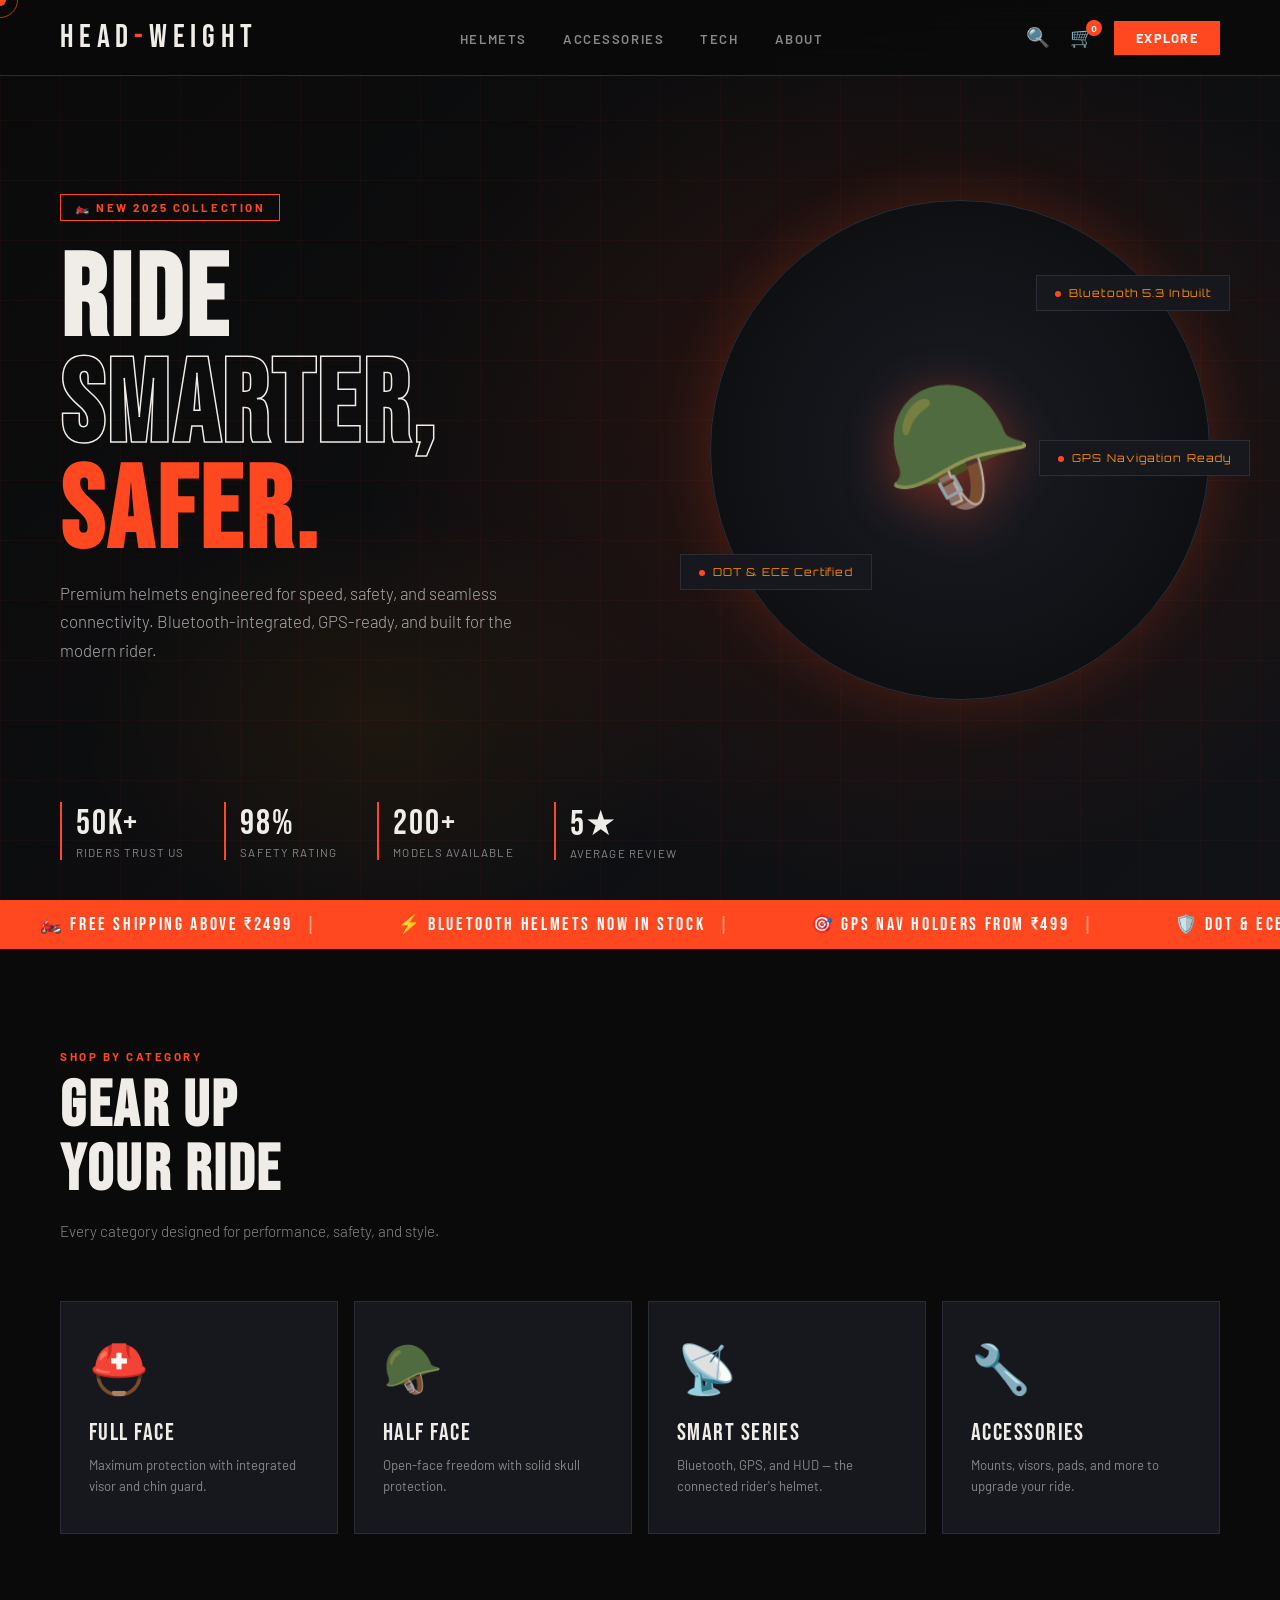
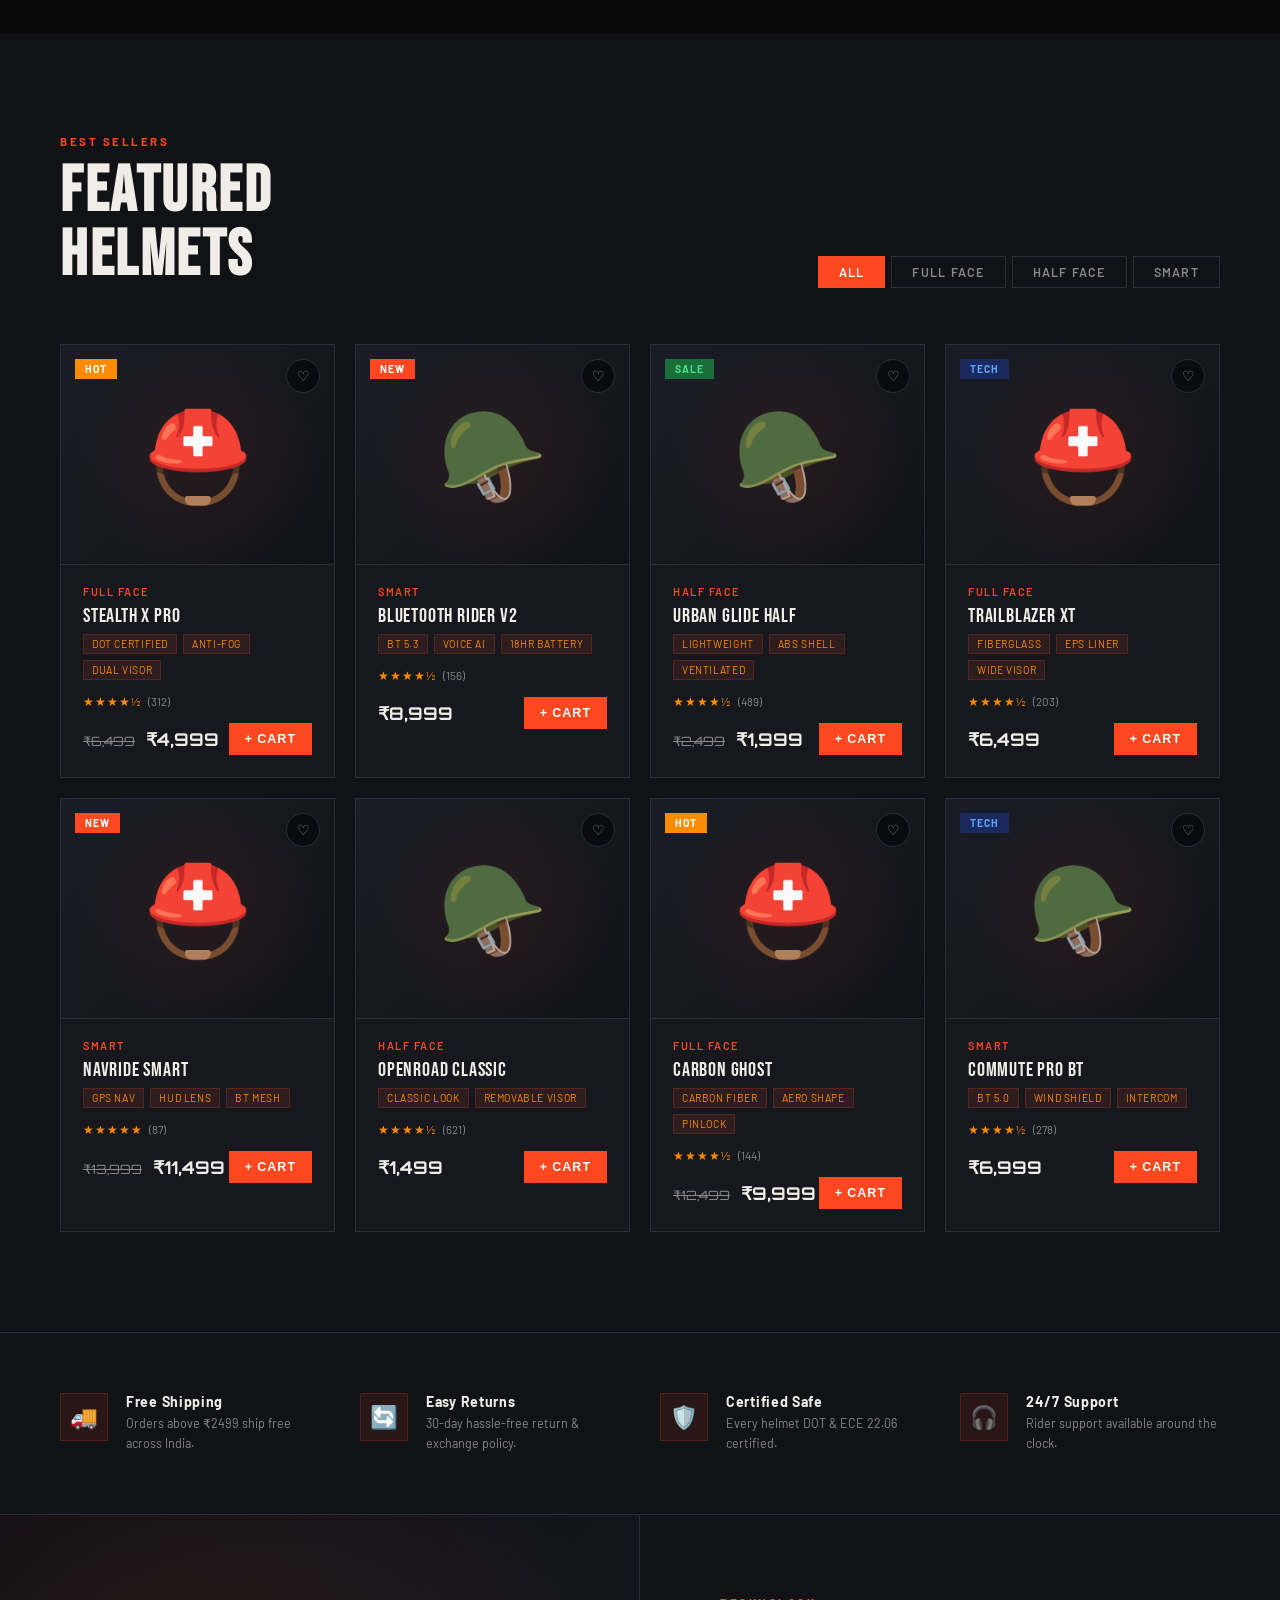
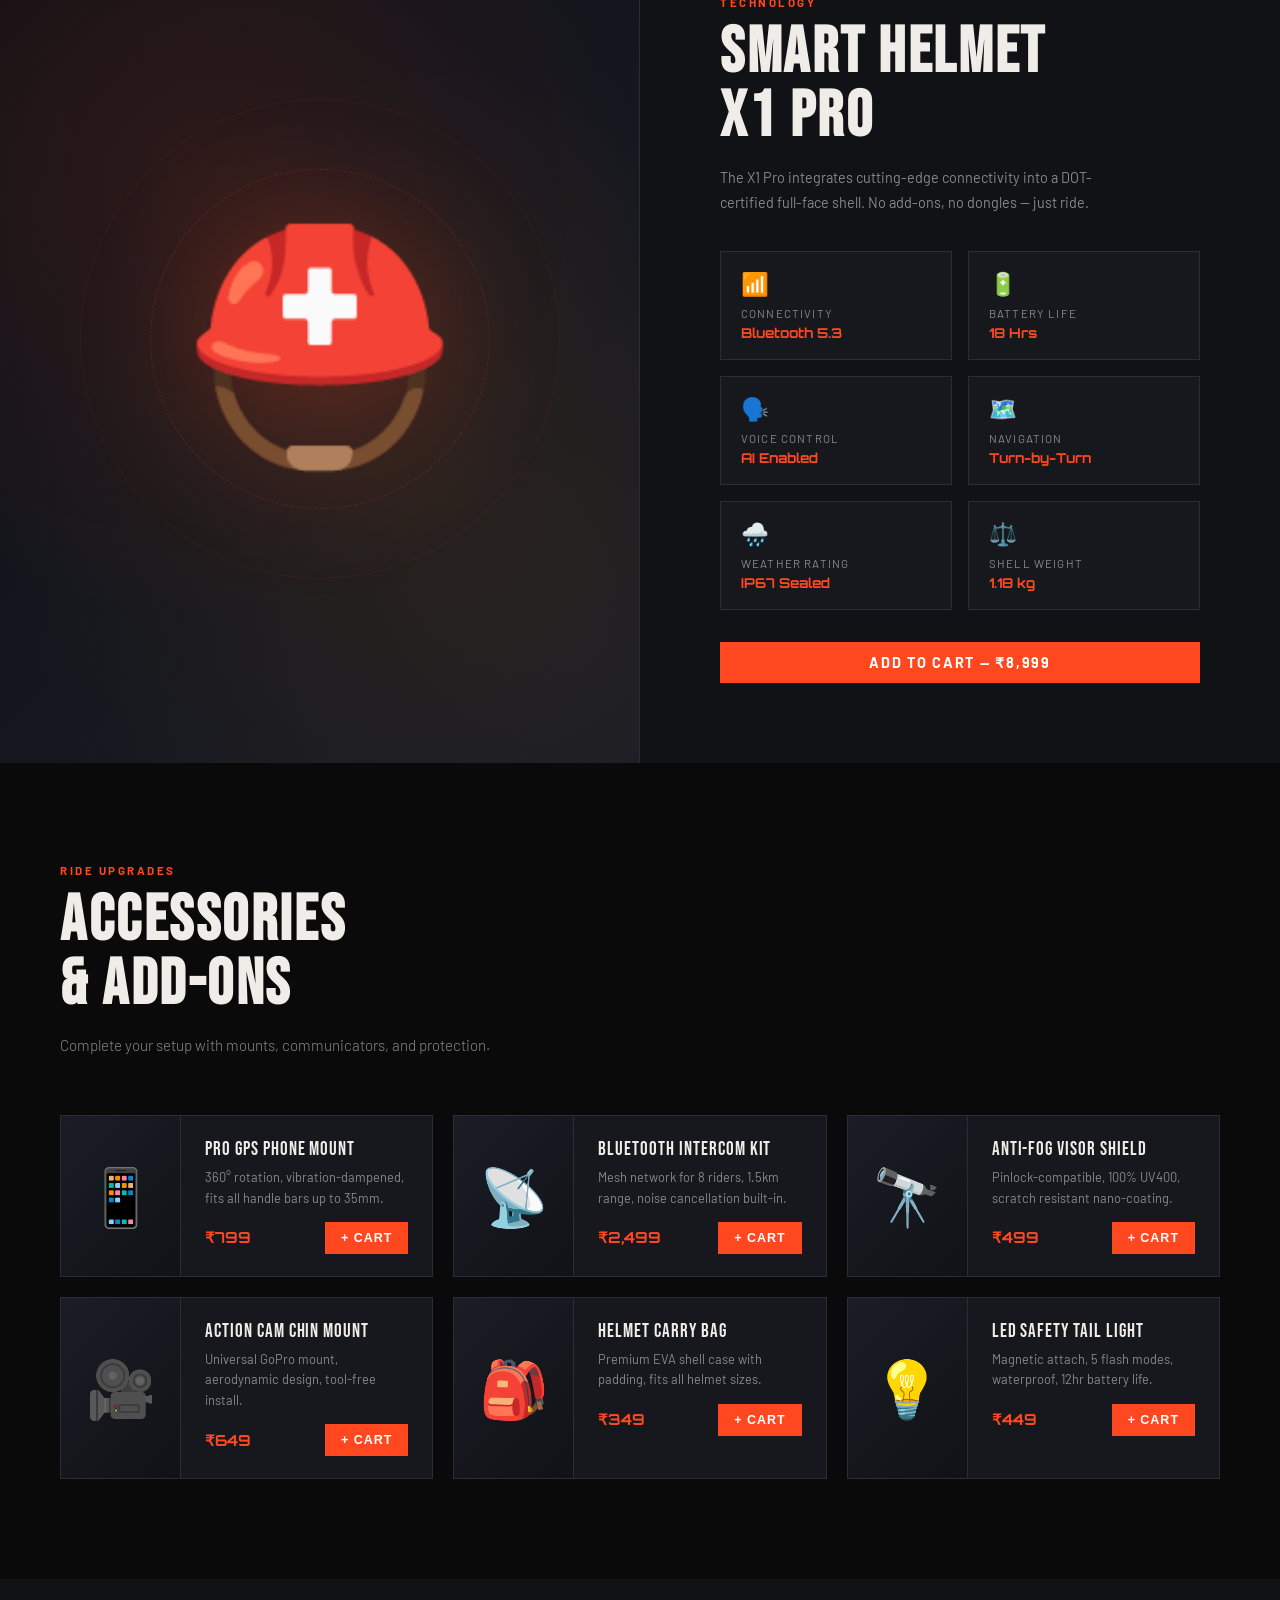
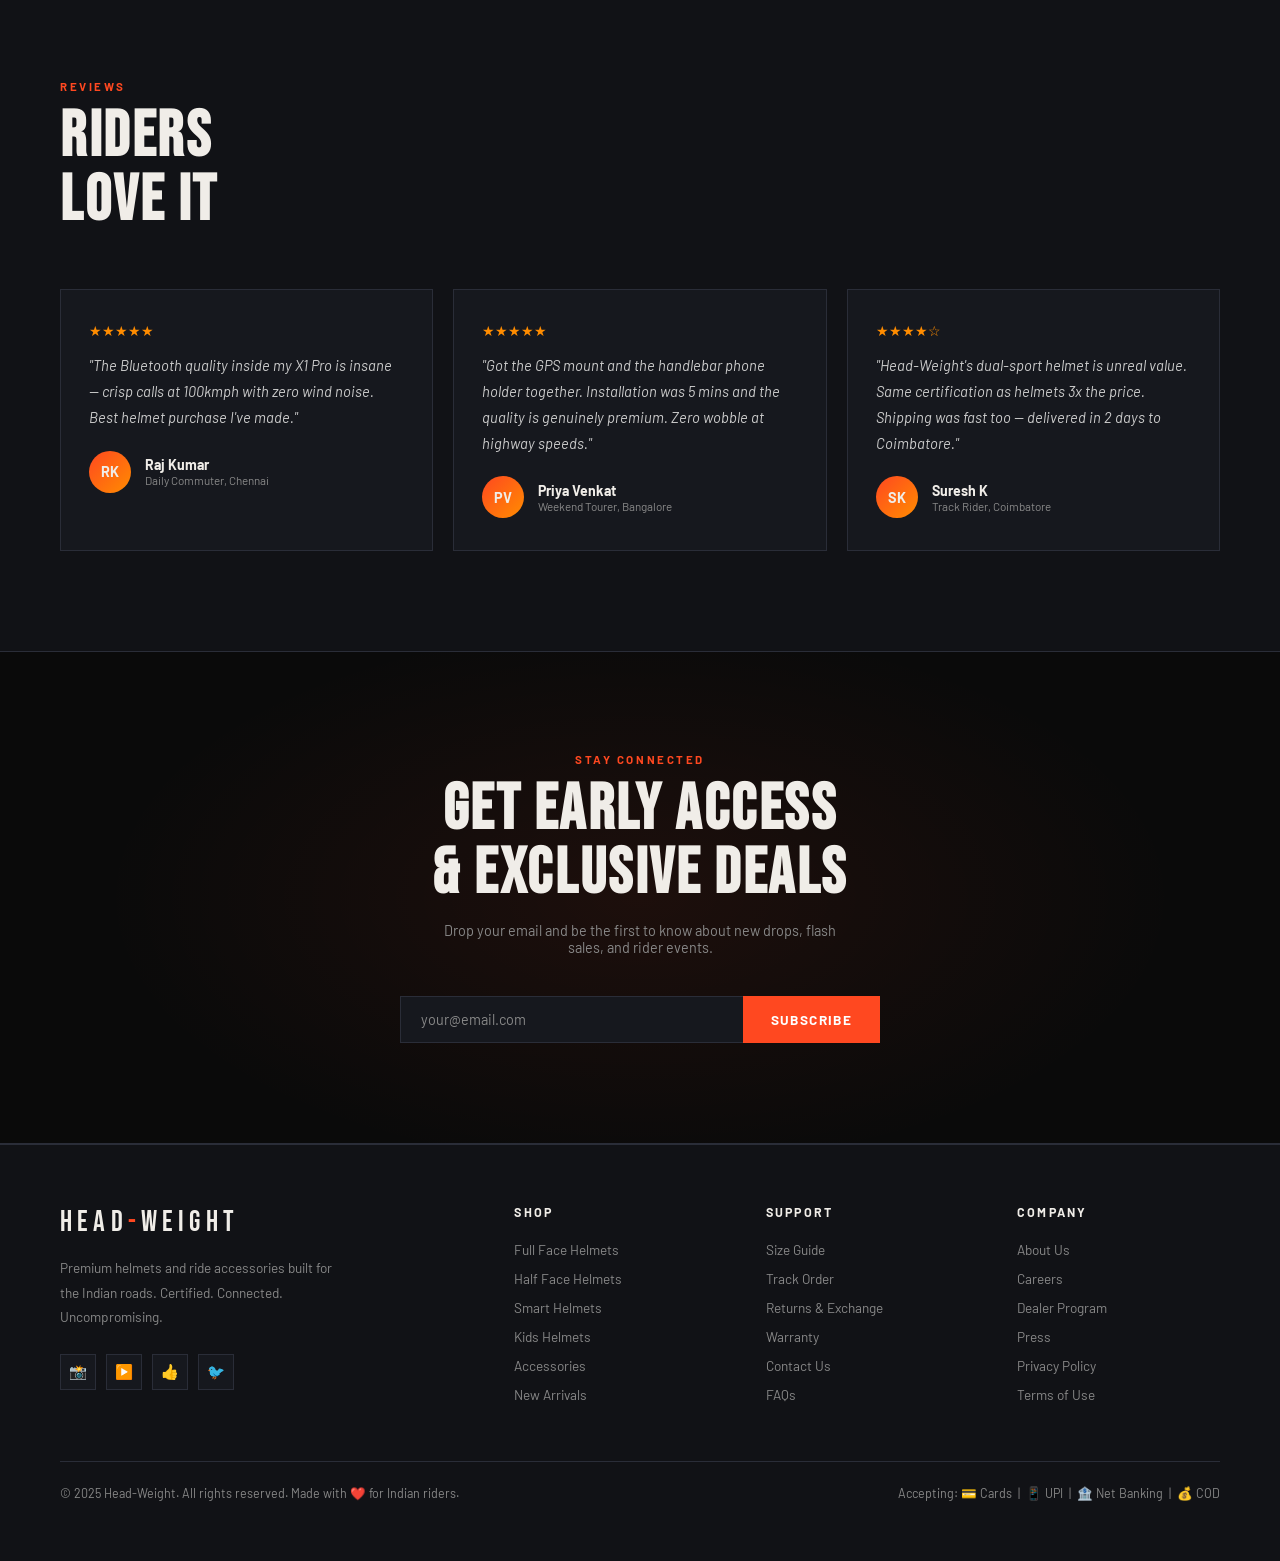
<file: index.html>
<!DOCTYPE html>
<html lang="en">
<head>
  <meta charset="UTF-8">
  <meta name="viewport" content="width=device-width, initial-scale=1.0">
  <title>HEAD-WEIGHT | Premium Helmets & Ride Tech</title>
 
  <link href="https://fonts.googleapis.com/css2?family=Bebas+Neue&family=Barlow:ital,wght@0,300;0,400;0,600;0,700;1,300&family=Orbitron:wght@400;700;900&display=swap" rel="stylesheet">
 
  <link rel="stylesheet" href="style.css">
</head>
<body>
 
  <div class="cursor" id="cursor"></div>
  <div class="cursor-ring" id="cursorRing"></div>
 
  <div class="cart-overlay" id="cartOverlay" onclick="toggleCart()"></div>
  <div class="cart-drawer" id="cartDrawer">
    <div class="cart-head">
      <h3>Your Gear Bag</h3>
      <button class="cart-close" onclick="toggleCart()">&#x2715;</button>
    </div>
    <div class="cart-body" id="cartBody">
      <div class="cart-empty" id="cartEmpty">
        <span class="cart-empty-icon">&#x1F6D2;</span>
        <p>Your bag is empty.<br>Add some gear!</p>
      </div>
    </div>
    <div class="cart-foot" id="cartFoot" style="display:none">
      <div class="cart-total">
        <span>Total</span>
        <span id="cartTotal">&#x20B9;0</span>
      </div>
      <button class="checkout-btn" onclick="checkout()">Proceed to Checkout &#x2192;</button>
    </div>
  </div>
 
  <div class="toast" id="toast">
    <span class="toast-icon">&#x2713;</span>
    <span id="toastMsg"></span>
  </div>
 
  <nav>
    <a href="index.html" class="logo">HEAD<span>-</span>WEIGHT</a>

<ul class="nav-links">
  <li><a href="helmets.html">Helmets</a></li>
  <li><a href="accessories.html">Accessories</a></li>
  <li><a href="tech.html">Tech</a></li>
  <li><a href="about.html">About</a></li>
</ul>
    <div class="nav-right">
      <button class="nav-icon" title="Search">&#x1F50D;</button>
      <button class="nav-icon" onclick="toggleCart()" title="Cart">
        &#x1F6D2;
        <span class="cart-count" id="cartCount">0</span>
      </button>
      <a href="accessories.html" class="btn-nav">
  Explore
</a>
    </div>
  </nav>
 
  <section class="hero">
    <div class="hero-bg"></div>
    <div class="hero-grid"></div>
    <div class="hero-content">
      <div class="hero-tag">&#x1F3CD;&#xFE0F; New 2025 Collection</div>
      <h1>
        RIDE<br>
        <span class="line2">SMARTER,</span>
        <span class="accent-word">SAFER.</span>
      </h1>
      <p class="hero-sub">
        Premium helmets engineered for speed, safety, and seamless connectivity.
        Bluetooth-integrated, GPS-ready, and built for the modern rider.
      </p>
      
    </div>
    <div class="hero-visual">
      <div class="helmet-showcase">
        <div class="helmet-circle">
          <span class="helmet-emoji">&#x1FA96;</span>
        </div>
        <div class="hero-badge badge1"><span class="badge-dot"></span>Bluetooth 5.3 Inbuilt</div>
        <div class="hero-badge badge2"><span class="badge-dot"></span>DOT &amp; ECE Certified</div>
        <div class="hero-badge badge3"><span class="badge-dot"></span>GPS Navigation Ready</div>
      </div>
    </div>
    <div class="hero-stats">
      <div class="stat"><div class="stat-num">50K+</div><div class="stat-label">Riders Trust Us</div></div>
      <div class="stat"><div class="stat-num">98%</div><div class="stat-label">Safety Rating</div></div>
      <div class="stat"><div class="stat-num">200+</div><div class="stat-label">Models Available</div></div>
      <div class="stat"><div class="stat-num">5&#x2605;</div><div class="stat-label">Average Review</div></div>
    </div>
  </section>
 
  <div class="marquee-wrap">
    <div class="marquee-track" id="marqueeTrack">
      <span class="marquee-item">&#x1F3CD;&#xFE0F; FREE SHIPPING ABOVE &#x20B9;2499 <span class="marquee-sep">|</span></span>
      <span class="marquee-item">&#x26A1; BLUETOOTH HELMETS NOW IN STOCK <span class="marquee-sep">|</span></span>
      <span class="marquee-item">&#x1F3AF; GPS NAV HOLDERS FROM &#x20B9;499 <span class="marquee-sep">|</span></span>
      <span class="marquee-item">&#x1F6E1;&#xFE0F; DOT &amp; ECE CERTIFIED HELMETS <span class="marquee-sep">|</span></span>
      <span class="marquee-item">&#x1F525; MONSOON SALE &mdash; UP TO 35% OFF <span class="marquee-sep">|</span></span>
      <span class="marquee-item">&#x1F3CD;&#xFE0F; FREE SHIPPING ABOVE &#x20B9;2499 <span class="marquee-sep">|</span></span>
      <span class="marquee-item">&#x26A1; BLUETOOTH HELMETS NOW IN STOCK <span class="marquee-sep">|</span></span>
      <span class="marquee-item">&#x1F3AF; GPS NAV HOLDERS FROM &#x20B9;499 <span class="marquee-sep">|</span></span>
      <span class="marquee-item">&#x1F6E1;&#xFE0F; DOT &amp; ECE CERTIFIED HELMETS <span class="marquee-sep">|</span></span>
      <span class="marquee-item">&#x1F525; MONSOON SALE &mdash; UP TO 35% OFF <span class="marquee-sep">|</span></span>
    </div>
  </div>
 
  <section>
    <p class="section-label reveal">Shop by Category</p>
    <h2 class="section-title reveal">GEAR UP<br>YOUR RIDE</h2>
    <p class="section-sub reveal">Every category designed for performance, safety, and style.</p>
    <div class="categories-grid">
      <div class="cat-card reveal" onclick="filterProducts('Full Face')">
        <span class="cat-icon">&#x26D1;&#xFE0F;</span>
        <div class="cat-name">Full Face</div>
        <div class="cat-desc">Maximum protection with integrated visor and chin guard.</div>
        <div class="cat-arrow">&#x2192;</div>
      </div>
      <div class="cat-card reveal" onclick="filterProducts('Half Face')">
        <span class="cat-icon">&#x1FA96;</span>
        <div class="cat-name">Half Face</div>
        <div class="cat-desc">Open-face freedom with solid skull protection.</div>
        <div class="cat-arrow">&#x2192;</div>
      </div>
      <div class="cat-card reveal" onclick="filterProducts('Smart')">
        <span class="cat-icon">&#x1F4E1;</span>
        <div class="cat-name">Smart Series</div>
        <div class="cat-desc">Bluetooth, GPS, and HUD &mdash; the connected rider&apos;s helmet.</div>
        <div class="cat-arrow">&#x2192;</div>
      </div>
      <div class="cat-card reveal" onclick="filterProducts('Accessories')">
        <span class="cat-icon">&#x1F527;</span>
        <div class="cat-name">Accessories</div>
        <div class="cat-desc">Mounts, visors, pads, and more to upgrade your ride.</div>
        <div class="cat-arrow">&#x2192;</div>
      </div>
    </div>
  </section>
 
  <section id="products" style="background: var(--deep);">
    <div class="products-header">
      <div>
        <p class="section-label">Best Sellers</p>
        <h2 class="section-title" style="margin-bottom:0">FEATURED<br>HELMETS</h2>
      </div>
      <div class="filter-tabs">
        <button class="filter-tab active" onclick="setFilter(this,'all')">All</button>
        <button class="filter-tab" onclick="setFilter(this,'Full Face')">Full Face</button>
        <button class="filter-tab" onclick="setFilter(this,'Half Face')">Half Face</button>
        <button class="filter-tab" onclick="setFilter(this,'Smart')">Smart</button>
      </div>
    </div>
    <div class="products-grid" id="productsGrid"></div>
  </section>
 
  <div class="features-strip">
    <div class="feature-item reveal">
      <div class="feature-icon-wrap">&#x1F69A;</div>
      <div>
        <div class="feature-text-title">Free Shipping</div>
        <div class="feature-text-desc">Orders above &#x20B9;2499 ship free across India.</div>
      </div>
    </div>
    <div class="feature-item reveal">
      <div class="feature-icon-wrap">&#x1F504;</div>
      <div>
        <div class="feature-text-title">Easy Returns</div>
        <div class="feature-text-desc">30-day hassle-free return &amp; exchange policy.</div>
      </div>
    </div>
    <div class="feature-item reveal">
      <div class="feature-icon-wrap">&#x1F6E1;&#xFE0F;</div>
      <div>
        <div class="feature-text-title">Certified Safe</div>
        <div class="feature-text-desc">Every helmet DOT &amp; ECE 22.06 certified.</div>
      </div>
    </div>
    <div class="feature-item reveal">
      <div class="feature-icon-wrap">&#x1F3A7;</div>
      <div>
        <div class="feature-text-title">24/7 Support</div>
        <div class="feature-text-desc">Rider support available around the clock.</div>
      </div>
    </div>
  </div>
 
  <!-- TECH SPOTLIGHT -->
  <section id="tech" style="padding:0">
    <div class="tech-spotlight">
      <div class="tech-visual">
        <div class="tech-ring ring1"></div>
        <div class="tech-ring ring2"></div>
        <div class="tech-helmet">&#x26D1;&#xFE0F;</div>
      </div>
      <div class="tech-content">
        <p class="section-label">Technology</p>
        <h2 class="section-title">SMART HELMET<br>X1 PRO</h2>
        <p style="color:var(--muted);font-size:0.9rem;line-height:1.75;max-width:420px">
          The X1 Pro integrates cutting-edge connectivity into a DOT-certified full-face shell.
          No add-ons, no dongles &mdash; just ride.
        </p>
        <div class="tech-spec-grid">
          <div class="spec-item"><div class="spec-icon">&#x1F4F6;</div><div class="spec-name">Connectivity</div><div class="spec-val">Bluetooth 5.3</div></div>
          <div class="spec-item"><div class="spec-icon">&#x1F50B;</div><div class="spec-name">Battery Life</div><div class="spec-val">18 Hrs</div></div>
          <div class="spec-item"><div class="spec-icon">&#x1F5E3;&#xFE0F;</div><div class="spec-name">Voice Control</div><div class="spec-val">AI Enabled</div></div>
          <div class="spec-item"><div class="spec-icon">&#x1F5FA;&#xFE0F;</div><div class="spec-name">Navigation</div><div class="spec-val">Turn-by-Turn</div></div>
          <div class="spec-item"><div class="spec-icon">&#x1F327;&#xFE0F;</div><div class="spec-name">Weather Rating</div><div class="spec-val">IP67 Sealed</div></div>
          <div class="spec-item"><div class="spec-icon">&#x2696;&#xFE0F;</div><div class="spec-name">Shell Weight</div><div class="spec-val">1.18 kg</div></div>
        </div>
        <button class="btn-primary" style="margin-top:32px"
          onclick="addToCart({name:'X1 Pro Smart Helmet',price:8999,emoji:'&#x26D1;&#xFE0F;'})">
          Add to Cart &mdash; &#x20B9;8,999
        </button>
      </div>
    </div>
  </section>
 
  <section id="accessories">
    <p class="section-label reveal">Ride Upgrades</p>
    <h2 class="section-title reveal">ACCESSORIES<br>&amp; ADD-ONS</h2>
    <p class="section-sub reveal">Complete your setup with mounts, communicators, and protection.</p>
    <div class="accessories-grid" id="accessoriesGrid"></div>
  </section>
 
  <section class="testimonials" id="about">
    <p class="section-label reveal">Reviews</p>
    <h2 class="section-title reveal">RIDERS<br>LOVE IT</h2>
    <div class="testimonials-grid">
      <div class="testi-card reveal">
        <div class="testi-stars">&#x2605;&#x2605;&#x2605;&#x2605;&#x2605;</div>
        <p class="testi-quote">"The Bluetooth quality inside my X1 Pro is insane &mdash; crisp calls at 100kmph with zero wind noise. Best helmet purchase I&apos;ve made."</p>
        <div class="testi-author">
          <div class="testi-avatar">RK</div>
          <div><div class="testi-name">Raj Kumar</div><div class="testi-role">Daily Commuter, Chennai</div></div>
        </div>
      </div>
      <div class="testi-card reveal">
        <div class="testi-stars">&#x2605;&#x2605;&#x2605;&#x2605;&#x2605;</div>
        <p class="testi-quote">"Got the GPS mount and the handlebar phone holder together. Installation was 5 mins and the quality is genuinely premium. Zero wobble at highway speeds."</p>
        <div class="testi-author">
          <div class="testi-avatar">PV</div>
          <div><div class="testi-name">Priya Venkat</div><div class="testi-role">Weekend Tourer, Bangalore</div></div>
        </div>
      </div>
      <div class="testi-card reveal">
        <div class="testi-stars">&#x2605;&#x2605;&#x2605;&#x2605;&#x2606;</div>
        <p class="testi-quote">"Head-Weight&apos;s dual-sport helmet is unreal value. Same certification as helmets 3x the price. Shipping was fast too &mdash; delivered in 2 days to Coimbatore."</p>
        <div class="testi-author">
          <div class="testi-avatar">SK</div>
          <div><div class="testi-name">Suresh K</div><div class="testi-role">Track Rider, Coimbatore</div></div>
        </div>
      </div>
    </div>
  </section>
 
  <div class="newsletter">
    <p class="section-label">Stay Connected</p>
    <h2 class="section-title">GET EARLY ACCESS<br>&amp; EXCLUSIVE DEALS</h2>
    <p style="color:var(--muted);font-size:0.9rem;max-width:420px;margin:0 auto">
      Drop your email and be the first to know about new drops, flash sales, and rider events.
    </p>
    <div class="newsletter-form">
      <input class="newsletter-input" type="email" placeholder="your@email.com" id="emailInput">
      <button class="newsletter-btn" onclick="subscribe()">Subscribe</button>
    </div>
  </div>
 
  <footer>
    <div class="footer-grid">
      <div class="footer-brand">
        <div class="logo" style="font-family:'Bebas Neue',sans-serif;font-size:1.8rem;letter-spacing:0.18em">
          HEAD<span style="color:var(--accent)">-</span>WEIGHT
        </div>
        <p>Premium helmets and ride accessories built for the Indian roads. Certified. Connected. Uncompromising.</p>
        <div class="footer-socials">
          <a href="#" class="social-btn" title="Instagram">&#x1F4F8;</a>
          <a href="#" class="social-btn" title="YouTube">&#x25B6;&#xFE0F;</a>
          <a href="#" class="social-btn" title="Facebook">&#x1F44D;</a>
          <a href="#" class="social-btn" title="Twitter">&#x1F426;</a>
        </div>
      </div>
      <div class="footer-col">
        <h4>Shop</h4>
        <ul>
          <li><a href="#">Full Face Helmets</a></li>
          <li><a href="#">Half Face Helmets</a></li>
          <li><a href="#">Smart Helmets</a></li>
          <li><a href="#">Kids Helmets</a></li>
          <li><a href="#">Accessories</a></li>
          <li><a href="#">New Arrivals</a></li>
        </ul>
      </div>
      <div class="footer-col">
        <h4>Support</h4>
        <ul>
          <li><a href="#">Size Guide</a></li>
          <li><a href="#">Track Order</a></li>
          <li><a href="#">Returns &amp; Exchange</a></li>
          <li><a href="#">Warranty</a></li>
          <li><a href="#">Contact Us</a></li>
          <li><a href="#">FAQs</a></li>
        </ul>
      </div>
      <div class="footer-col">
        <h4>Company</h4>
        <ul>
          <li><a href="#">About Us</a></li>
          <li><a href="#">Careers</a></li>
          <li><a href="#">Dealer Program</a></li>
          <li><a href="#">Press</a></li>
          <li><a href="#">Privacy Policy</a></li>
          <li><a href="#">Terms of Use</a></li>
        </ul>
      </div>
    </div>
    <div class="footer-bottom">
      <p>&copy; 2025 Head-Weight. All rights reserved. Made with &#x2764;&#xFE0F; for Indian riders.</p>
      <p>Accepting: &#x1F4B3; Cards &nbsp;|&nbsp; &#x1F4F1; UPI &nbsp;|&nbsp; &#x1F3E6; Net Banking &nbsp;|&nbsp; &#x1F4B0; COD</p>
    </div>
  </footer>
 
  <script src="script.js"></script>
 
</body>
</html>
</file>
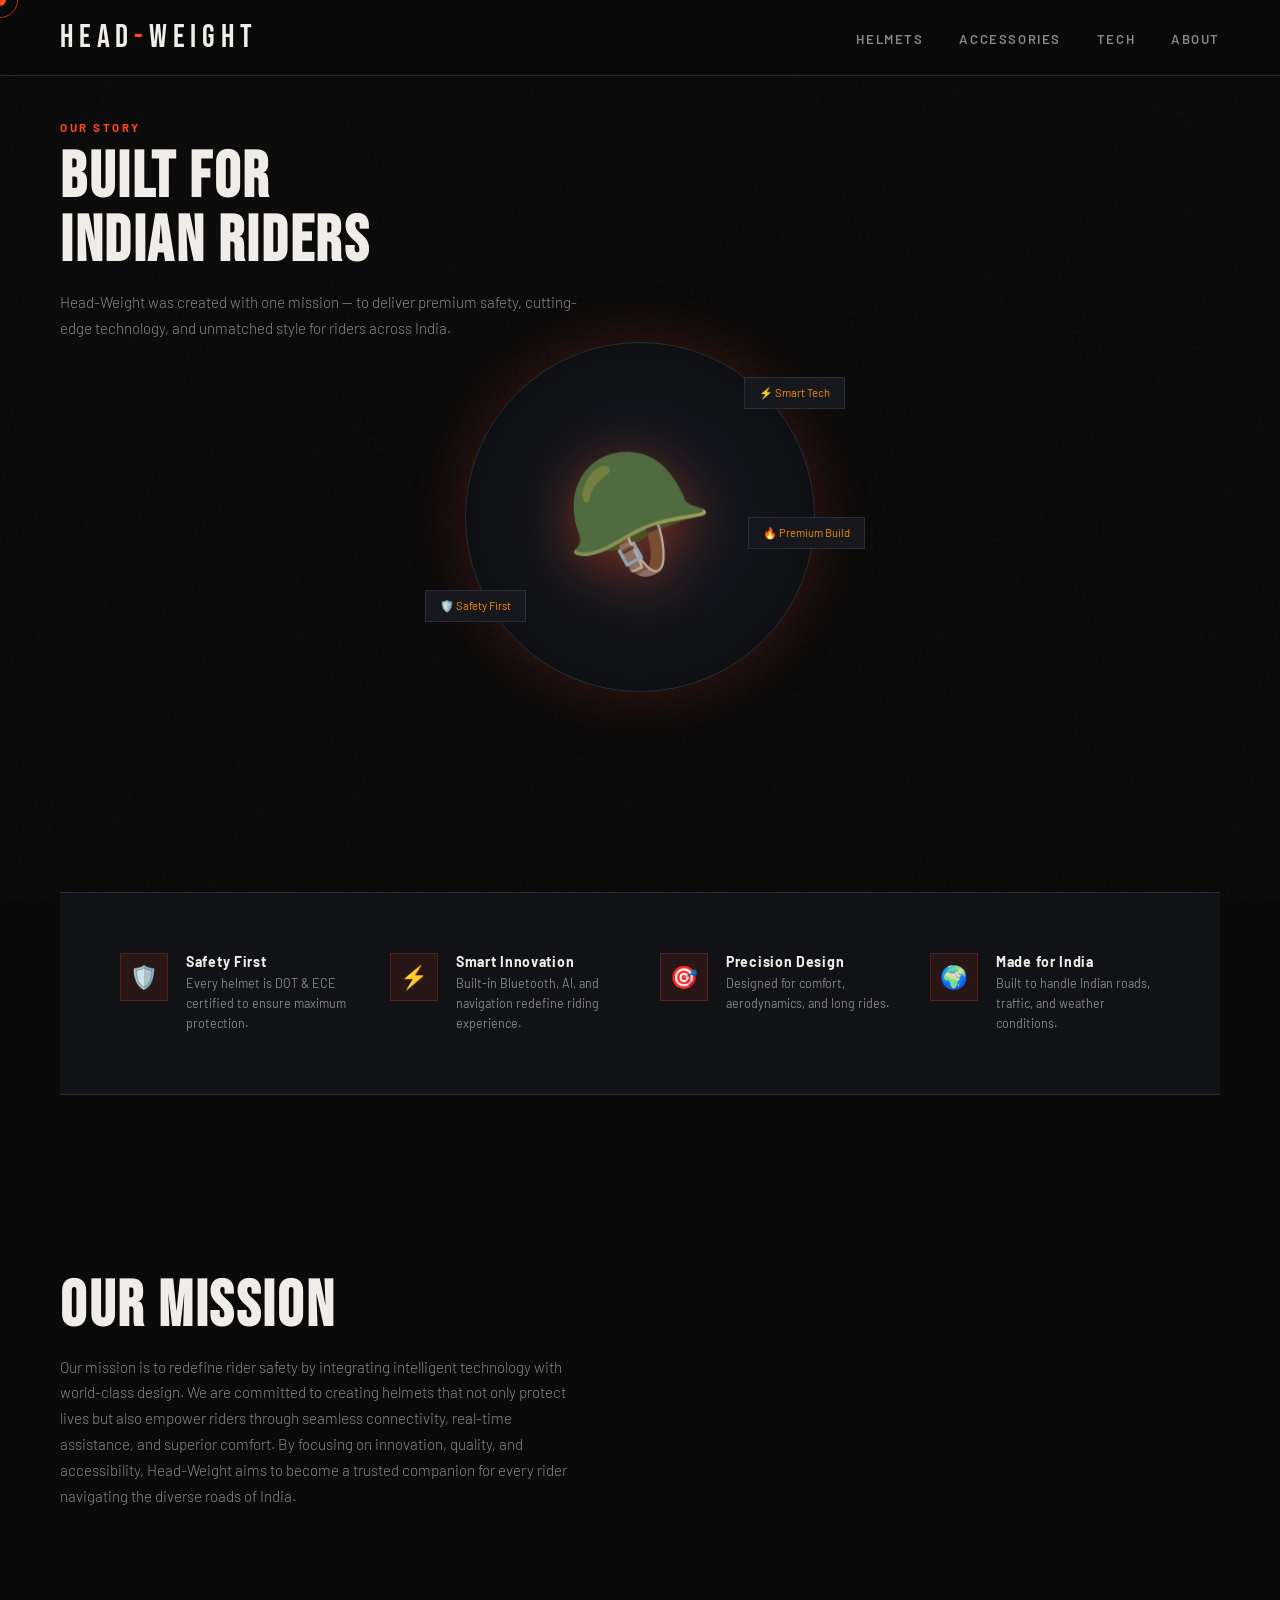
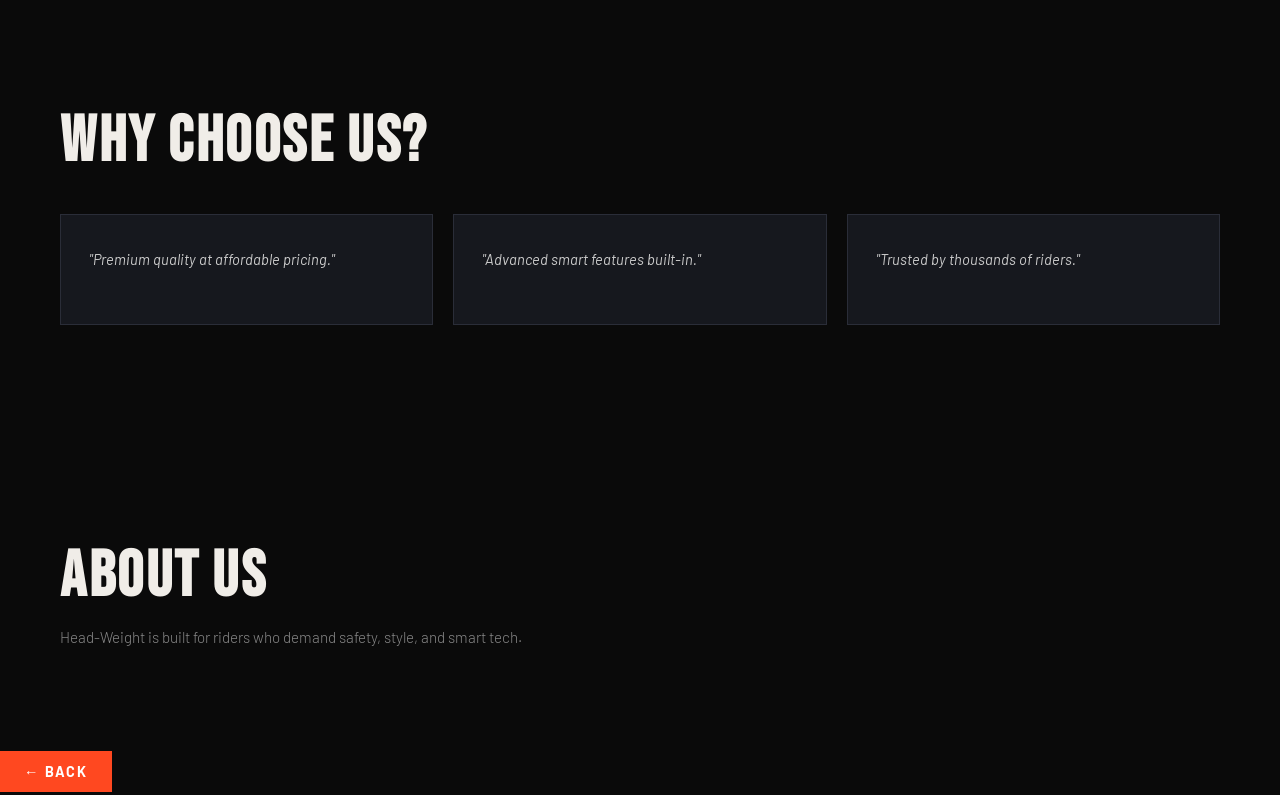
<file: about.html>
<!DOCTYPE html>
<html lang="en">
<head>
  <meta charset="UTF-8">
  <title>About | HEAD-WEIGHT</title>
  <link rel="stylesheet" href="style.css">
</head>
<body>
  <div class="cursor" id="cursor"></div>
<div class="cursor-ring" id="cursorRing"></div>

<section style="padding:120px 60px;">
  <p class="section-label">Our Story</p>
  <h2 class="section-title">BUILT FOR<br>INDIAN RIDERS</h2>

  <p class="section-sub">
    Head-Weight was created with one mission — to deliver premium safety,
    cutting-edge technology, and unmatched style for riders across India.
  </p>
  <div class="about-visual">

  <div class="helmet-circle">
    <span class="helmet-emoji">🪖</span>
  </div>

  <div class="about-badge b1">⚡ Smart Tech</div>
  <div class="about-badge b2">🛡️ Safety First</div>
  <div class="about-badge b3">🔥 Premium Build</div>

</div>
</section>

<section style="padding:80px 60px;">
  <div class="features-strip">

    <div class="feature-item">
      <div class="feature-icon-wrap">🛡️</div>
      <div>
        <div class="feature-text-title">Safety First</div>
        <div class="feature-text-desc">
          Every helmet is DOT & ECE certified to ensure maximum protection.
        </div>
      </div>
    </div>

    <div class="feature-item">
      <div class="feature-icon-wrap">⚡</div>
      <div>
        <div class="feature-text-title">Smart Innovation</div>
        <div class="feature-text-desc">
          Built-in Bluetooth, AI, and navigation redefine riding experience.
        </div>
      </div>
    </div>

    <div class="feature-item">
      <div class="feature-icon-wrap">🎯</div>
      <div>
        <div class="feature-text-title">Precision Design</div>
        <div class="feature-text-desc">
          Designed for comfort, aerodynamics, and long rides.
        </div>
      </div>
    </div>

    <div class="feature-item">
      <div class="feature-icon-wrap">🌍</div>
      <div>
        <div class="feature-text-title">Made for India</div>
        <div class="feature-text-desc">
          Built to handle Indian roads, traffic, and weather conditions.
        </div>
      </div>
    </div>

  </div>
</section>

<section style="padding:100px 60px;">
  <h2 class="section-title">OUR MISSION</h2>

 <p class="section-sub">
  Our mission is to redefine rider safety by integrating intelligent technology 
  with world-class design.

  We are committed to creating helmets that not only protect lives but also 
  empower riders through seamless connectivity, real-time assistance, and 
  superior comfort.

  By focusing on innovation, quality, and accessibility, Head-Weight aims to 
  become a trusted companion for every rider navigating the diverse roads of India.
</p>
</section>

<section style="padding:100px 60px;">
  <h2 class="section-title">WHY CHOOSE US?</h2>

  <div class="testimonials-grid" style="margin-top:40px;">
    <div class="testi-card">
      <p class="testi-quote">"Premium quality at affordable pricing."</p>
    </div>

    <div class="testi-card">
      <p class="testi-quote">"Advanced smart features built-in."</p>
    </div>

    <div class="testi-card">
      <p class="testi-quote">"Trusted by thousands of riders."</p>
    </div>
  </div>
</section>

<nav>
  <a href="index.html" class="logo">HEAD<span>-</span>WEIGHT</a>
  <ul class="nav-links">
    <li><a href="helmets.html">Helmets</a></li>
    <li><a href="accessories.html">Accessories</a></li>
    <li><a href="tech.html">Tech</a></li>
    <li><a href="about.html">About</a></li>
  </ul>
</nav>

<section style="padding-top:120px;">
  <h2 class="section-title">ABOUT US</h2>
  <p class="section-sub">
    Head-Weight is built for riders who demand safety, style, and smart tech.
  </p>
</section>
<a href="index.html" class="btn-primary">
  ← Back
</a>

<script src="script.js"></script>

</body>
</html>
</file>
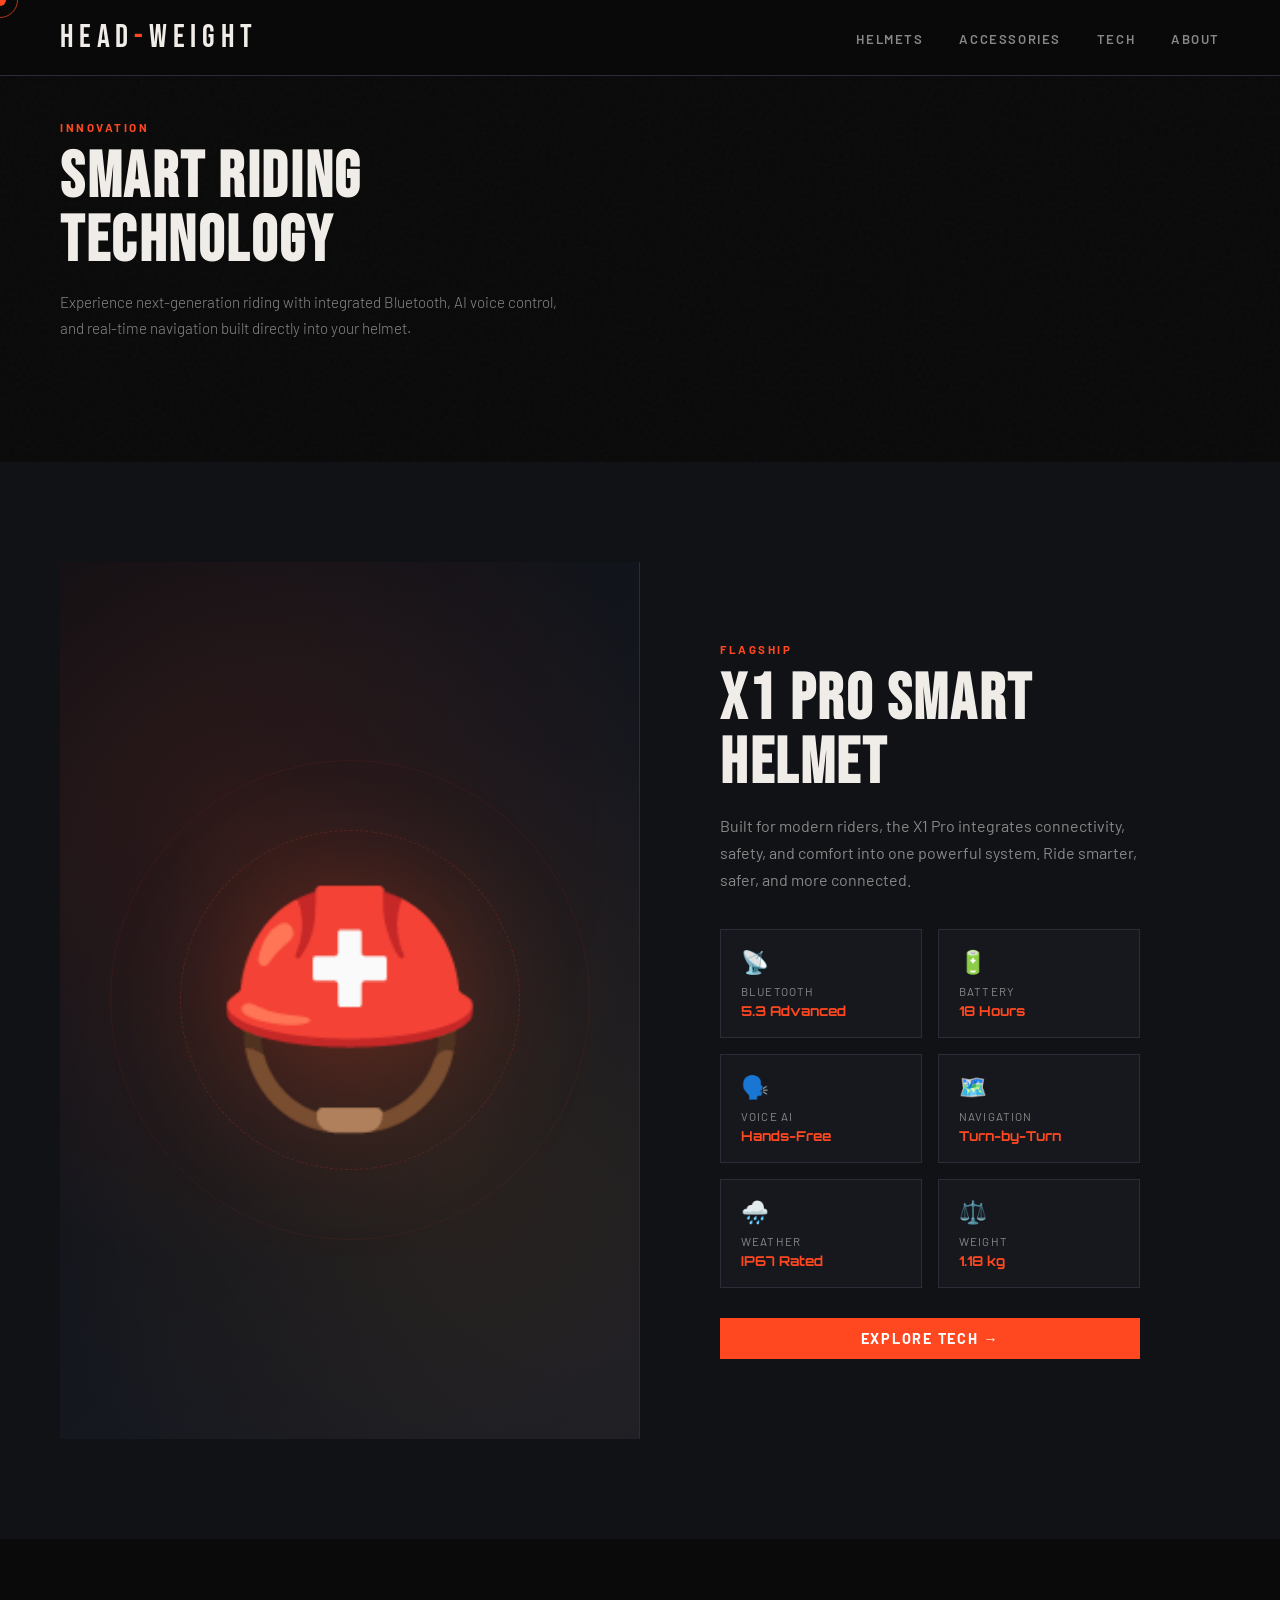
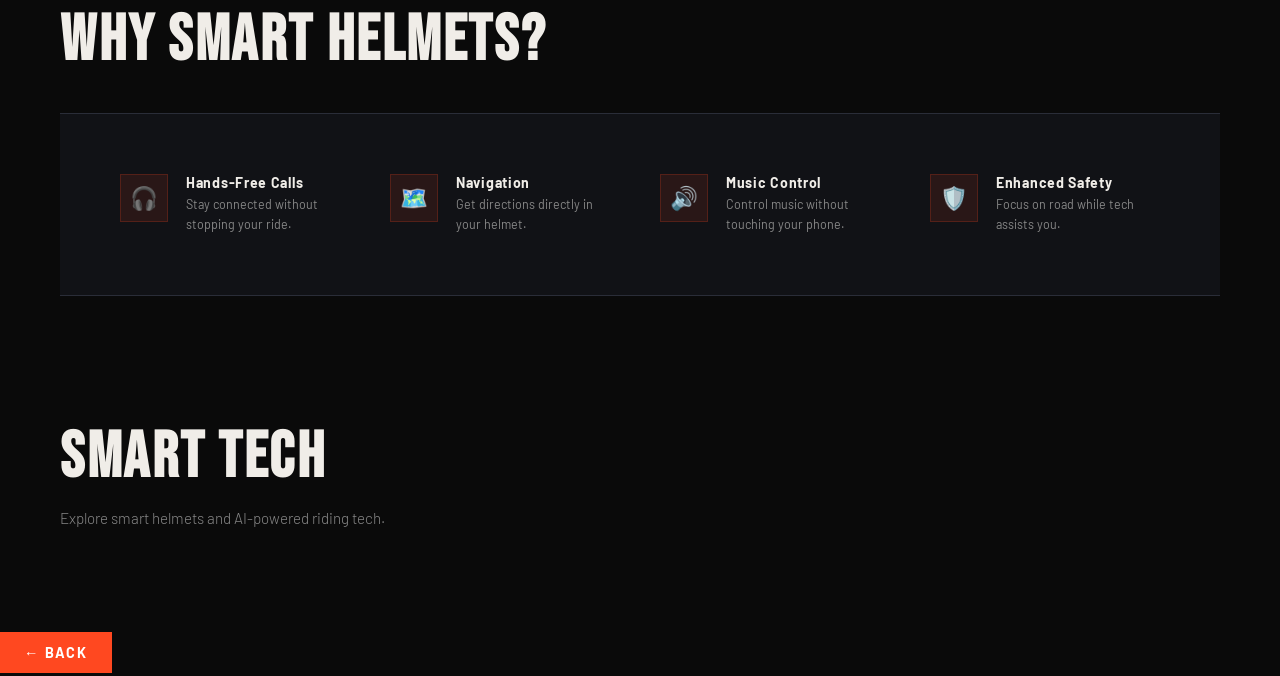
<file: tech.html>
<!DOCTYPE html>
<html lang="en">
<head>
  <meta charset="UTF-8">
  <title>Tech | HEAD-WEIGHT</title>
  <link rel="stylesheet" href="style.css">
</head>
<body>
  <div class="cursor" id="cursor"></div>
<div class="cursor-ring" id="cursorRing"></div>

<section style="padding:120px 60px;">
  <p class="section-label">Innovation</p>
  <h2 class="section-title">SMART RIDING<br>TECHNOLOGY</h2>
  <p class="section-sub">
    Experience next-generation riding with integrated Bluetooth, AI voice control,
    and real-time navigation built directly into your helmet.
  </p>
</section>

<section class="tech-spotlight">
  <div class="tech-visual">
    <div class="tech-ring ring1"></div>
    <div class="tech-ring ring2"></div>
    <div class="tech-helmet">⛑️</div>
  </div>

  <div class="tech-content">
    <p class="section-label">Flagship</p>
    <h2 class="section-title">X1 PRO SMART HELMET</h2>

    <p style="color:var(--muted); line-height:1.7;">
      Built for modern riders, the X1 Pro integrates connectivity, safety, and comfort
      into one powerful system. Ride smarter, safer, and more connected.
    </p>

    <div class="tech-spec-grid">
      <div class="spec-item">
        <div class="spec-icon">📡</div>
        <div class="spec-name">Bluetooth</div>
        <div class="spec-val">5.3 Advanced</div>
      </div>

      <div class="spec-item">
        <div class="spec-icon">🔋</div>
        <div class="spec-name">Battery</div>
        <div class="spec-val">18 Hours</div>
      </div>

      <div class="spec-item">
        <div class="spec-icon">🗣️</div>
        <div class="spec-name">Voice AI</div>
        <div class="spec-val">Hands-Free</div>
      </div>

      <div class="spec-item">
        <div class="spec-icon">🗺️</div>
        <div class="spec-name">Navigation</div>
        <div class="spec-val">Turn-by-Turn</div>
      </div>

      <div class="spec-item">
        <div class="spec-icon">🌧️</div>
        <div class="spec-name">Weather</div>
        <div class="spec-val">IP67 Rated</div>
      </div>

      <div class="spec-item">
        <div class="spec-icon">⚖️</div>
        <div class="spec-name">Weight</div>
        <div class="spec-val">1.18 kg</div>
      </div>
    </div>

    <button class="btn-primary" style="margin-top:30px;">
      Explore Tech →
    </button>
  </div>
</section>

<section style="padding:70px 60px;">
  <h2 class="section-title">WHY SMART HELMETS?</h2>

  <div class="features-strip" style="margin-top:40px;">
    <div class="feature-item">
      <div class="feature-icon-wrap">🎧</div>
      <div>
        <div class="feature-text-title">Hands-Free Calls</div>
        <div class="feature-text-desc">Stay connected without stopping your ride.</div>
      </div>
    </div>

    <div class="feature-item">
      <div class="feature-icon-wrap">🗺️</div>
      <div>
        <div class="feature-text-title">Navigation</div>
        <div class="feature-text-desc">Get directions directly in your helmet.</div>
      </div>
    </div>

    <div class="feature-item">
      <div class="feature-icon-wrap">🔊</div>
      <div>
        <div class="feature-text-title">Music Control</div>
        <div class="feature-text-desc">Control music without touching your phone.</div>
      </div>
    </div>

    <div class="feature-item">
      <div class="feature-icon-wrap">🛡️</div>
      <div>
        <div class="feature-text-title">Enhanced Safety</div>
        <div class="feature-text-desc">Focus on road while tech assists you.</div>
      </div>
    </div>
  </div>
</section>

<nav>
  <a href="index.html" class="logo">HEAD<span>-</span>WEIGHT</a>
  <ul class="nav-links">
    <li><a href="helmets.html">Helmets</a></li>
    <li><a href="accessories.html">Accessories</a></li>
    <li><a href="tech.html">Tech</a></li>
    <li><a href="about.html">About</a></li>
  </ul>
</nav>

<section style="padding-top:60px;">
  <h2 class="section-title">SMART TECH</h2>
  <p class="section-sub">Explore smart helmets and AI-powered riding tech.</p>
</section>
<a href="index.html" class="btn-primary">
  ← Back
</a>

<script src="script.js"></script>
</body>
</html>
</file>
<file: style.css>
/* ============================================================
   HEAD-WEIGHT | styles.css
   Premium Helmet & Ride Tech Shop
   ============================================================ */
 
@import url('https://fonts.googleapis.com/css2?family=Bebas+Neue&family=Barlow:ital,wght@0,300;0,400;0,600;0,700;1,300&family=Orbitron:wght@400;700;900&display=swap');
 
/* ── VARIABLES ─────────────────────────────────────────────── */
:root {
  --black:   #0a0a0a;
  --deep:    #111216;
  --card:    #16181e;
  --border:  #2a2d38;
  --accent:  #ff4820;
  --accent2: #ff8c00;
  --white:   #f0ede8;
  --muted:   #888;
  --glow:    rgba(255,72,32,0.35);
}
 
/* ── RESET ──────────────────────────────────────────────────── */
*, *::before, *::after { box-sizing: border-box; margin: 0; padding: 0; }
html { scroll-behavior: smooth; }
body {
  background: var(--black);
  color: var(--white);
  font-family: 'Barlow', sans-serif;
  overflow-x: hidden;
  cursor: none;
}
 
/* ── NOISE OVERLAY ──────────────────────────────────────────── */
body::before {
  content: '';
  position: fixed; inset: 0;
  background-image: url("data:image/svg+xml,%3Csvg viewBox='0 0 256 256' xmlns='http://www.w3.org/2000/svg'%3E%3Cfilter id='n'%3E%3CfeTurbulence type='fractalNoise' baseFrequency='0.9' numOctaves='4' stitchTiles='stitch'/%3E%3C/filter%3E%3Crect width='100%25' height='100%25' filter='url(%23n)' opacity='0.04'/%3E%3C/svg%3E");
  pointer-events: none; z-index: 1; opacity: 0.6;
}
 
/* ── CUSTOM CURSOR ──────────────────────────────────────────── */
.cursor {
  position: fixed; width: 12px; height: 12px;
  background: var(--accent); border-radius: 50%;
  pointer-events: none; z-index: 9999;
  transform: translate(-50%,-50%);
  transition: transform 0.1s, width 0.2s, height 0.2s, background 0.2s;
}
.cursor-ring {
  position: fixed; width: 36px; height: 36px;
  border: 1.5px solid var(--accent); border-radius: 50%;
  pointer-events: none; z-index: 9998;
  transform: translate(-50%,-50%);
  transition: transform 0.18s ease, width 0.25s, height 0.25s, opacity 0.2s;
  opacity: 0.7;
}
.cursor.hover      { width: 20px; height: 20px; background: var(--accent2); }
.cursor-ring.hover { width: 52px; height: 52px; opacity: 0.4; }
 
/* ── NAV ────────────────────────────────────────────────────── */
nav {
  position: fixed; top: 0; left: 0; right: 0; z-index: 100;
  display: flex; align-items: center; justify-content: space-between;
  padding: 18px 60px;
  background: rgba(10,10,10,0.85);
  backdrop-filter: blur(18px);
  border-bottom: 1px solid var(--border);
}
.logo {
  font-family: 'Bebas Neue', sans-serif;
  font-size: 2rem; letter-spacing: 0.18em;
  color: var(--white); text-decoration: none;
}
.logo span { color: var(--accent); }
.nav-links { display: flex; gap: 36px; list-style: none; }
.nav-links a {
  text-decoration: none; color: var(--muted);
  font-size: 0.82rem; font-weight: 600; letter-spacing: 0.12em;
  text-transform: uppercase; transition: color 0.2s;
}
.nav-links a:hover { color: var(--accent); }
.nav-right { display: flex; gap: 20px; align-items: center; }
.nav-icon {
  background: none; border: none; color: var(--muted);
  font-size: 1.2rem; cursor: none; transition: color 0.2s; position: relative;
}
.nav-icon:hover { color: var(--accent); }
.cart-count {
  position: absolute; top: -6px; right: -8px;
  background: var(--accent); color: #fff;
  font-size: 0.62rem; font-weight: 700;
  width: 16px; height: 16px; border-radius: 50%;
  display: flex; align-items: center; justify-content: center;
}
.btn-nav {
  background: var(--accent); color: #fff; border: none;
  padding: 9px 22px; font-family: 'Barlow', sans-serif;
  font-weight: 700; font-size: 0.8rem;
  letter-spacing: 0.1em; text-transform: uppercase;
  cursor: none; transition: background 0.2s, transform 0.15s;
}
.btn-nav:hover { background: var(--accent2); transform: translateY(-1px); }
 
/* ── HERO ───────────────────────────────────────────────────── */
.hero {
  min-height: 100vh; position: relative;
  display: flex; align-items: center;
  padding: 120px 60px 60px; overflow: hidden;
}
.hero-bg {
  position: absolute; inset: 0; z-index: 0;
  background:
    radial-gradient(ellipse 60% 70% at 70% 50%, rgba(255,72,32,0.13) 0%, transparent 70%),
    radial-gradient(ellipse 40% 40% at 30% 80%, rgba(255,140,0,0.07) 0%, transparent 60%),
    linear-gradient(135deg, #0a0a0a 0%, #111216 100%);
}
.hero-grid {
  position: absolute; inset: 0; z-index: 0;
  background-image:
    linear-gradient(rgba(255,72,32,0.04) 1px, transparent 1px),
    linear-gradient(90deg, rgba(255,72,32,0.04) 1px, transparent 1px);
  background-size: 60px 60px;
}
.hero-content { position: relative; z-index: 2; max-width: 680px; }
.hero-tag {
  display: inline-block;
  font-size: 0.72rem; font-weight: 700; letter-spacing: 0.22em;
  text-transform: uppercase; color: var(--accent);
  border: 1px solid var(--accent); padding: 5px 14px;
  margin-bottom: 28px; animation: fadeUp 0.7s ease both;
}
.hero h1 {
  font-family: 'Bebas Neue', sans-serif;
  font-size: clamp(4rem, 9vw, 9rem);
  line-height: 0.92; letter-spacing: 0.03em;
  color: var(--white); margin-bottom: 12px;
  animation: fadeUp 0.7s 0.1s ease both;
}
.hero h1 .line2 { display: block; -webkit-text-stroke: 1.5px var(--white); color: transparent; }
.hero h1 .accent-word { color: var(--accent); }
.hero-sub {
  font-size: 1.05rem; font-weight: 300; color: #aaa;
  max-width: 460px; line-height: 1.7; margin-bottom: 42px;
  animation: fadeUp 0.7s 0.2s ease both;
}
.hero-ctas { display: flex; gap: 16px; flex-wrap: wrap; animation: fadeUp 0.7s 0.3s ease both; }
 
/* Shared Buttons */
.btn-primary {
  background: var(--accent); color: #fff; border: none;
  padding: 16px 40px; font-family: 'Barlow', sans-serif;
  font-weight: 700; font-size: 0.9rem;
  letter-spacing: 0.12em; text-transform: uppercase;
  cursor: none; transition: all 0.25s; position: relative; overflow: hidden;
}
.btn-primary::after {
  content: ''; position: absolute; inset: 0;
  background: linear-gradient(90deg, transparent, rgba(255,255,255,0.15), transparent);
  transform: translateX(-100%); transition: transform 0.4s;
}
.btn-primary:hover::after { transform: translateX(100%); }
.btn-primary:hover { background: var(--accent2); transform: translateY(-2px); box-shadow: 0 10px 30px var(--glow); }
.btn-outline {
  background: transparent; color: var(--white);
  border: 1px solid var(--border); padding: 16px 40px;
  font-family: 'Barlow', sans-serif; font-weight: 600; font-size: 0.9rem;
  letter-spacing: 0.12em; text-transform: uppercase;
  cursor: none; transition: all 0.25s;
}
.btn-outline:hover { border-color: var(--accent); color: var(--accent); }
.btn-primary {
  background: var(--accent);
  color: white;
  border: none;
  padding: 12px 24px;
  font-weight: bold;
  text-decoration: none;   /* remove underline */
  display: inline-block;
  transition: 0.3s;
}

.btn-primary:hover {
  background: var(--accent2);
}
 
/* Hero Visual */
.hero-visual {
  position: absolute; right: 0; top: 0; bottom: 0;
  width: 52%; z-index: 1;
  display: flex; align-items: center; justify-content: center; overflow: hidden;
}
.helmet-showcase { width: 500px; height: 500px; position: relative; animation: float 4s ease-in-out infinite; }
.helmet-circle {
  width: 100%; height: 100%; border-radius: 50%;
  background: radial-gradient(circle at 35% 35%, #2a2d38 0%, #111216 60%, #0a0a0a 100%);
  border: 1px solid var(--border); position: relative; overflow: hidden;
  box-shadow: 0 0 80px rgba(255,72,32,0.15), inset 0 0 60px rgba(0,0,0,0.5);
}
.helmet-emoji {
  font-size: 200px; position: absolute; top: 50%; left: 50%;
  transform: translate(-50%, -55%);
  filter: drop-shadow(0 20px 40px rgba(255,72,32,0.3));
}
.hero-badge {
  position: absolute; font-family: 'Orbitron', sans-serif;
  font-size: 0.68rem; letter-spacing: 0.1em;
  background: var(--card); border: 1px solid var(--border);
  padding: 10px 18px; color: var(--accent2);
  backdrop-filter: blur(10px); animation: fadeIn 1s ease both;
}
.badge1 { top: 15%; right: -20px; animation-delay: 0.5s; }
.badge2 { bottom: 22%; left: -30px; animation-delay: 0.7s; }
.badge3 { top: 48%; right: -40px; animation-delay: 0.9s; }
.badge-dot { width: 6px; height: 6px; background: var(--accent); border-radius: 50%; display: inline-block; margin-right: 8px; }
.hero-stats {
  position: absolute; bottom: 60px; left: 60px; right: 0;
  display: flex; gap: 48px; z-index: 2;
  animation: fadeUp 0.7s 0.5s ease both;
}
.stat { border-left: 2px solid var(--accent); padding-left: 14px; }
.stat-num { font-family: 'Bebas Neue', sans-serif; font-size: 2.2rem; color: var(--white); letter-spacing: 0.05em; }
.stat-label { font-size: 0.72rem; color: var(--muted); text-transform: uppercase; letter-spacing: 0.1em; }
 
/* ── MARQUEE ────────────────────────────────────────────────── */
.marquee-wrap { background: var(--accent); padding: 14px 0; overflow: hidden; position: relative; z-index: 2; }
.marquee-track { display: flex; animation: marquee 22s linear infinite; white-space: nowrap; }
.marquee-item { font-family: 'Bebas Neue', sans-serif; font-size: 1.1rem; letter-spacing: 0.15em; color: #fff; padding: 0 40px; display: flex; align-items: center; gap: 14px; }
.marquee-sep { opacity: 0.5; }
 
/* ── SECTIONS (shared) ──────────────────────────────────────── */
section { padding: 100px 60px; position: relative; z-index: 2; }
.section-label { font-size: 0.72rem; font-weight: 700; letter-spacing: 0.22em; text-transform: uppercase; color: var(--accent); margin-bottom: 12px; }
.section-title { font-family: 'Bebas Neue', sans-serif; font-size: clamp(2.5rem, 5vw, 4.5rem); line-height: 1; letter-spacing: 0.04em; color: var(--white); margin-bottom: 16px; }
.section-sub { font-size: 0.95rem; color: var(--muted); font-weight: 300; max-width: 520px; line-height: 1.7; }
 
/* ── CATEGORIES ─────────────────────────────────────────────── */
.categories-grid { display: grid; grid-template-columns: 1fr 1fr 1fr 1fr; gap: 16px; margin-top: 56px; }
.cat-card { background: var(--card); border: 1px solid var(--border); padding: 36px 28px; position: relative; overflow: hidden; cursor: none; transition: all 0.3s; }
.cat-card::before { content: ''; position: absolute; top: 0; left: 0; right: 0; height: 2px; background: var(--accent); transform: scaleX(0); transform-origin: left; transition: transform 0.3s; }
.cat-card:hover::before { transform: scaleX(1); }
.cat-card:hover { border-color: rgba(255,72,32,0.3); transform: translateY(-6px); box-shadow: 0 20px 40px rgba(0,0,0,0.4); }
.cat-icon { font-size: 3rem; margin-bottom: 20px; display: block; }
.cat-name { font-family: 'Bebas Neue', sans-serif; font-size: 1.5rem; letter-spacing: 0.06em; margin-bottom: 8px; }
.cat-desc { font-size: 0.82rem; color: var(--muted); line-height: 1.6; }
.cat-arrow { position: absolute; bottom: 20px; right: 24px; font-size: 1.4rem; color: var(--accent); opacity: 0; transition: opacity 0.3s, transform 0.3s; transform: translateX(-8px); }
.cat-card:hover .cat-arrow { opacity: 1; transform: translateX(0); }
 
/* ── PRODUCTS ───────────────────────────────────────────────── */
.products-header { display: flex; justify-content: space-between; align-items: flex-end; margin-bottom: 56px; }
.filter-tabs { display: flex; gap: 6px; }
.filter-tab { background: none; border: 1px solid var(--border); color: var(--muted); padding: 8px 20px; font-family: 'Barlow', sans-serif; font-size: 0.78rem; font-weight: 600; letter-spacing: 0.1em; text-transform: uppercase; cursor: none; transition: all 0.2s; }
.filter-tab.active, .filter-tab:hover { background: var(--accent); border-color: var(--accent); color: #fff; }
.products-grid { display: grid; grid-template-columns: repeat(4, 1fr); gap: 20px; }
.product-card { background: var(--card); border: 1px solid var(--border); overflow: hidden; cursor: none; transition: all 0.3s; position: relative; }
.product-card:hover { transform: translateY(-8px); box-shadow: 0 30px 60px rgba(0,0,0,0.5), 0 0 30px rgba(255,72,32,0.08); border-color: rgba(255,72,32,0.2); }
.product-image { height: 220px; background: linear-gradient(135deg, #1a1d26, #111216); display: flex; align-items: center; justify-content: center; font-size: 5.5rem; position: relative; overflow: hidden; border-bottom: 1px solid var(--border); }
.product-image::before { content: ''; position: absolute; inset: 0; background: radial-gradient(circle at 50% 50%, rgba(255,72,32,0.08) 0%, transparent 70%); }
.product-badge { position: absolute; top: 14px; left: 14px; font-size: 0.65rem; font-weight: 700; letter-spacing: 0.1em; text-transform: uppercase; padding: 4px 10px; }
.badge-new  { background: var(--accent); color: #fff; }
.badge-hot  { background: var(--accent2); color: #fff; }
.badge-sale { background: #1a6e3c; color: #4ade80; }
.badge-tech { background: #1a2a5e; color: #60a5fa; }
.wishlist-btn { position: absolute; top: 14px; right: 14px; background: rgba(0,0,0,0.5); border: 1px solid var(--border); color: var(--muted); width: 34px; height: 34px; display: flex; align-items: center; justify-content: center; cursor: none; transition: all 0.2s; font-size: 0.9rem; border-radius: 50%; }
.wishlist-btn:hover, .wishlist-btn.active { background: var(--accent); border-color: var(--accent); color: #fff; }
.product-info { padding: 20px 22px 22px; }
.product-category { font-size: 0.68rem; color: var(--accent); letter-spacing: 0.14em; text-transform: uppercase; font-weight: 600; margin-bottom: 6px; }
.product-name { font-family: 'Bebas Neue', sans-serif; font-size: 1.25rem; letter-spacing: 0.04em; margin-bottom: 6px; line-height: 1.2; }
.product-features { display: flex; gap: 6px; flex-wrap: wrap; margin-bottom: 14px; }
.feature-chip { font-size: 0.65rem; letter-spacing: 0.06em; text-transform: uppercase; background: rgba(255,72,32,0.1); color: var(--accent2); border: 1px solid rgba(255,72,32,0.2); padding: 3px 8px; }
.product-rating { display: flex; align-items: center; gap: 6px; margin-bottom: 14px; }
.stars { color: var(--accent2); font-size: 0.75rem; letter-spacing: 1px; }
.rating-count { font-size: 0.72rem; color: var(--muted); }
.product-bottom { display: flex; justify-content: space-between; align-items: center; }
.product-price { font-family: 'Orbitron', sans-serif; font-size: 1.1rem; color: var(--white); font-weight: 700; }
.product-price .old { font-size: 0.8rem; color: var(--muted); text-decoration: line-through; font-weight: 400; margin-right: 6px; }
.add-cart { background: var(--accent); color: #fff; border: none; padding: 9px 16px; font-size: 0.78rem; font-weight: 700; letter-spacing: 0.08em; text-transform: uppercase; cursor: none; transition: all 0.2s; }
.add-cart:hover { background: var(--accent2); transform: scale(1.03); }
 
/* ── FEATURES STRIP ─────────────────────────────────────────── */
.features-strip { background: var(--deep); border-top: 1px solid var(--border); border-bottom: 1px solid var(--border); padding: 60px; display: grid; grid-template-columns: repeat(4, 1fr); gap: 40px; }
.feature-item { display: flex; align-items: flex-start; gap: 18px; }
.feature-icon-wrap { width: 48px; height: 48px; min-width: 48px; background: rgba(255,72,32,0.1); border: 1px solid rgba(255,72,32,0.2); display: flex; align-items: center; justify-content: center; font-size: 1.4rem; }
.feature-text-title { font-weight: 700; font-size: 0.88rem; letter-spacing: 0.05em; margin-bottom: 4px; }
.feature-text-desc  { font-size: 0.78rem; color: var(--muted); line-height: 1.6; }
 
/* ── TECH SPOTLIGHT ─────────────────────────────────────────── */
.tech-spotlight { background: var(--deep); display: grid; grid-template-columns: 1fr 1fr; min-height: 560px; overflow: hidden; }
.tech-visual { background: linear-gradient(135deg, #0d0f14, #1a1d26); display: flex; align-items: center; justify-content: center; position: relative; overflow: hidden; border-right: 1px solid var(--border); }
.tech-visual::before { content: ''; position: absolute; inset: 0; background: radial-gradient(circle at 30% 30%, rgba(255,72,32,0.12) 0%, transparent 60%), radial-gradient(circle at 70% 70%, rgba(255,140,0,0.08) 0%, transparent 60%); }
.tech-helmet { font-size: 14rem; filter: drop-shadow(0 0 60px rgba(255,72,32,0.3)); position: relative; z-index: 1; animation: float 3.5s ease-in-out infinite; }
.tech-ring { position: absolute; border-radius: 50%; border: 1px dashed rgba(255,72,32,0.2); animation: spin 20s linear infinite; }
.ring1 { width: 340px; height: 340px; }
.ring2 { width: 480px; height: 480px; animation-direction: reverse; animation-duration: 30s; border-style: solid; border-color: rgba(255,72,32,0.08); }
.tech-content { padding: 80px; display: flex; flex-direction: column; justify-content: center; }
.tech-spec-grid { display: grid; grid-template-columns: 1fr 1fr; gap: 16px; margin-top: 36px; }
.spec-item { background: var(--card); border: 1px solid var(--border); padding: 18px 20px; transition: border-color 0.2s; }
.spec-item:hover { border-color: rgba(255,72,32,0.3); }
.spec-icon { font-size: 1.4rem; margin-bottom: 8px; }
.spec-name { font-size: 0.72rem; color: var(--muted); text-transform: uppercase; letter-spacing: 0.1em; margin-bottom: 4px; }
.spec-val  { font-family: 'Orbitron', sans-serif; font-size: 0.85rem; color: var(--accent); font-weight: 700; }
 
/* ── ACCESSORIES ────────────────────────────────────────────── */
.accessories-grid { display: grid; grid-template-columns: repeat(3, 1fr); gap: 20px; margin-top: 56px; }
.acc-card { background: var(--card); border: 1px solid var(--border); overflow: hidden; cursor: none; transition: all 0.3s; display: flex; position: relative; }
.acc-card:hover { transform: translateY(-4px); border-color: rgba(255,72,32,0.3); box-shadow: 0 20px 40px rgba(0,0,0,0.4); }
.acc-img { width: 120px; min-width: 120px; background: linear-gradient(135deg, #1a1d26, #111216); display: flex; align-items: center; justify-content: center; font-size: 3.5rem; border-right: 1px solid var(--border); }
.acc-info    { padding: 22px 24px; flex: 1; }
.acc-name    { font-family: 'Bebas Neue', sans-serif; font-size: 1.2rem; letter-spacing: 0.05em; margin-bottom: 6px; }
.acc-desc    { font-size: 0.8rem; color: var(--muted); line-height: 1.6; margin-bottom: 14px; }
.acc-bottom  { display: flex; justify-content: space-between; align-items: center; }
.acc-price   { font-family: 'Orbitron', sans-serif; font-size: 0.95rem; color: var(--accent); font-weight: 700; }
 
/* ── TESTIMONIALS ───────────────────────────────────────────── */
.testimonials       { background: var(--deep); }
.testimonials-grid  { display: grid; grid-template-columns: repeat(3, 1fr); gap: 20px; margin-top: 56px; }
.testi-card   { background: var(--card); border: 1px solid var(--border); padding: 32px 28px; }
.testi-stars  { color: var(--accent2); font-size: 0.85rem; margin-bottom: 14px; }
.testi-quote  { font-size: 0.92rem; font-style: italic; color: #ccc; line-height: 1.75; margin-bottom: 20px; }
.testi-author { display: flex; align-items: center; gap: 14px; }
.testi-avatar { width: 42px; height: 42px; border-radius: 50%; background: linear-gradient(135deg, var(--accent), var(--accent2)); display: flex; align-items: center; justify-content: center; font-weight: 700; font-size: 0.9rem; }
.testi-name   { font-weight: 700; font-size: 0.88rem; }
.testi-role   { font-size: 0.73rem; color: var(--muted); }
 
/* ── NEWSLETTER ─────────────────────────────────────────────── */
.newsletter { text-align: center; padding: 100px 60px; background: radial-gradient(ellipse 60% 80% at 50% 50%, rgba(255,72,32,0.08) 0%, transparent 70%), var(--black); border-top: 1px solid var(--border); border-bottom: 1px solid var(--border); }
.newsletter-form { display: flex; max-width: 480px; margin: 40px auto 0; }
.newsletter-input { flex: 1; background: var(--card); border: 1px solid var(--border); border-right: none; color: var(--white); padding: 14px 20px; font-family: 'Barlow', sans-serif; font-size: 0.9rem; outline: none; }
.newsletter-input:focus { border-color: var(--accent); }
.newsletter-input::placeholder { color: var(--muted); }
.newsletter-btn { background: var(--accent); color: #fff; border: none; padding: 14px 28px; font-family: 'Barlow', sans-serif; font-weight: 700; font-size: 0.85rem; letter-spacing: 0.1em; text-transform: uppercase; cursor: none; transition: background 0.2s; }
.newsletter-btn:hover { background: var(--accent2); }
 
/* ── FOOTER ─────────────────────────────────────────────────── */
footer { background: var(--deep); padding: 60px; border-top: 1px solid var(--border); }
.footer-grid { display: grid; grid-template-columns: 2fr 1fr 1fr 1fr; gap: 48px; }
.footer-brand p { font-size: 0.85rem; color: var(--muted); line-height: 1.8; margin-top: 16px; max-width: 280px; }
.footer-socials { display: flex; gap: 10px; margin-top: 24px; }
.social-btn { width: 36px; height: 36px; background: var(--card); border: 1px solid var(--border); display: flex; align-items: center; justify-content: center; color: var(--muted); font-size: 0.9rem; text-decoration: none; cursor: none; transition: all 0.2s; }
.social-btn:hover { background: var(--accent); border-color: var(--accent); color: #fff; }
.footer-col h4 { font-size: 0.78rem; font-weight: 700; letter-spacing: 0.18em; text-transform: uppercase; color: var(--white); margin-bottom: 20px; }
.footer-col ul { list-style: none; }
.footer-col li { margin-bottom: 10px; }
.footer-col a { text-decoration: none; font-size: 0.85rem; color: var(--muted); transition: color 0.2s; }
.footer-col a:hover { color: var(--accent); }
.footer-bottom { margin-top: 48px; padding-top: 24px; border-top: 1px solid var(--border); display: flex; justify-content: space-between; align-items: center; }
.footer-bottom p { font-size: 0.78rem; color: var(--muted); }
 
/* ── CART DRAWER ────────────────────────────────────────────── */
.cart-overlay { position: fixed; inset: 0; background: rgba(0,0,0,0.6); z-index: 200; opacity: 0; pointer-events: none; transition: opacity 0.3s; backdrop-filter: blur(4px); }
.cart-overlay.open { opacity: 1; pointer-events: all; }
.cart-drawer { position: fixed; top: 0; right: 0; bottom: 0; width: 380px; background: var(--deep); border-left: 1px solid var(--border); z-index: 201; transform: translateX(100%); transition: transform 0.35s cubic-bezier(0.4, 0, 0.2, 1); display: flex; flex-direction: column; }
.cart-drawer.open { transform: translateX(0); }
.cart-head { padding: 24px; border-bottom: 1px solid var(--border); display: flex; justify-content: space-between; align-items: center; }
.cart-head h3 { font-family: 'Bebas Neue', sans-serif; font-size: 1.4rem; letter-spacing: 0.08em; }
.cart-close { background: none; border: none; color: var(--muted); font-size: 1.2rem; cursor: none; }
.cart-body { flex: 1; overflow-y: auto; padding: 20px; }
.cart-item { display: flex; gap: 14px; margin-bottom: 20px; padding-bottom: 20px; border-bottom: 1px solid var(--border); }
.cart-item-img { width: 60px; height: 60px; background: var(--card); border: 1px solid var(--border); display: flex; align-items: center; justify-content: center; font-size: 1.8rem; flex-shrink: 0; }
.cart-item-info { flex: 1; }
.cart-item-name  { font-weight: 600; font-size: 0.88rem; margin-bottom: 4px; }
.cart-item-price { font-family: 'Orbitron', sans-serif; font-size: 0.82rem; color: var(--accent); }
.cart-item-qty   { display: flex; align-items: center; gap: 10px; margin-top: 8px; }
.qty-btn { background: var(--card); border: 1px solid var(--border); color: var(--white); width: 26px; height: 26px; cursor: none; font-size: 0.9rem; transition: background 0.2s; }
.qty-btn:hover { background: var(--accent); border-color: var(--accent); }
.qty-val     { font-size: 0.85rem; min-width: 20px; text-align: center; }
.cart-remove { background: none; border: none; color: var(--muted); font-size: 0.8rem; cursor: none; margin-left: auto; transition: color 0.2s; }
.cart-remove:hover { color: var(--accent); }
.cart-foot   { padding: 20px; border-top: 1px solid var(--border); }
.cart-total  { display: flex; justify-content: space-between; margin-bottom: 16px; }
.cart-total span:first-child { font-size: 0.85rem; color: var(--muted); text-transform: uppercase; letter-spacing: 0.1em; }
.cart-total span:last-child  { font-family: 'Orbitron', sans-serif; font-size: 1.1rem; color: var(--white); }
.checkout-btn { width: 100%; background: var(--accent); color: #fff; border: none; padding: 16px; font-family: 'Barlow', sans-serif; font-weight: 700; font-size: 0.88rem; letter-spacing: 0.12em; text-transform: uppercase; cursor: none; transition: background 0.2s; }
.checkout-btn:hover { background: var(--accent2); }
.cart-empty { text-align: center; padding: 60px 20px; color: var(--muted); }
.cart-empty-icon { font-size: 3rem; margin-bottom: 16px; display: block; }
 
/* ── TOAST ──────────────────────────────────────────────────── */
.toast { position: fixed; bottom: 30px; left: 50%; transform: translateX(-50%) translateY(80px); background: var(--card); border: 1px solid rgba(255,72,32,0.4); color: var(--white); padding: 14px 26px; font-size: 0.85rem; font-weight: 600; letter-spacing: 0.04em; z-index: 300; transition: transform 0.35s cubic-bezier(0.4,0,0.2,1), opacity 0.35s; opacity: 0; display: flex; align-items: center; gap: 10px; }
.toast.show { transform: translateX(-50%) translateY(0); opacity: 1; }
.toast-icon { color: var(--accent); }
 
/* ── SCROLL REVEAL ──────────────────────────────────────────── */
.reveal { opacity: 0; transform: translateY(30px); transition: opacity 0.7s ease, transform 0.7s ease; }
.reveal.visible { opacity: 1; transform: translateY(0); }
 
/* ── ANIMATIONS ─────────────────────────────────────────────── */
@keyframes fadeUp  { from { opacity:0; transform:translateY(28px); } to { opacity:1; transform:translateY(0); } }
@keyframes fadeIn  { from { opacity:0; transform:scale(0.95); }     to { opacity:1; transform:scale(1); } }
@keyframes float   { 0%,100% { transform:translateY(0); } 50% { transform:translateY(-18px); } }
@keyframes spin    { from { transform:rotate(0deg); } to { transform:rotate(360deg); } }
@keyframes marquee { from { transform:translateX(0); } to { transform:translateX(-50%); } }
 
/* ── RESPONSIVE ─────────────────────────────────────────────── */
@media (max-width: 1100px) {
  .products-grid, .categories-grid { grid-template-columns: repeat(2,1fr); }
  .hero-visual { display: none; }
  .footer-grid { grid-template-columns: 1fr 1fr; }
}
@media (max-width: 768px) {
  nav { padding: 16px 24px; }
  .nav-links { display: none; }
  section, .hero { padding: 80px 24px; }
  .hero { padding-top: 120px; }
  .products-grid,.categories-grid,.accessories-grid,.testimonials-grid { grid-template-columns: 1fr; }
  .tech-spotlight { grid-template-columns: 1fr; }
  .tech-visual { height: 280px; }
  .features-strip { grid-template-columns: 1fr 1fr; padding: 40px 24px; }
  .footer-grid { grid-template-columns: 1fr; gap: 32px; }
  .footer-bottom { flex-direction: column; gap: 12px; text-align: center; }
  .cart-drawer { width: 100%; }
  .hero-stats { display: none; }
}

.hero {
  position: relative;
  min-height: 100vh;
  display: flex;
  align-items: center;
  padding: 120px 60px;
  overflow: hidden;
}

.hero-content {
  position: relative;
  z-index: 2;
}

.hero-visual {
  position: absolute;
  right: 0;
  top: 0;
  bottom: 0;
  width: 50%;
}

.hero-stats {
  position: absolute;
  bottom: 40px;
  left: 60px;
  display: flex;
  gap: 40px;
}

section {
  transition: opacity 0.4s ease, transform 0.4s ease;
}
section.hidden {
  opacity: 0;
  transform: translateY(30px);
  pointer-events: none;
}
/* ABOUT SPLIT SECTION */
.about-split {
  display: grid;
  grid-template-columns: 1fr 1fr;
  gap: 40px;
  align-items: center;
  padding: 80px 40px;
}

.about-text {
  max-width: 500px;
}

.about-points {
  margin: 20px 0;
  list-style: none;
}

.about-points li {
  margin-bottom: 10px;
  font-size: 0.9rem;
  color: var(--muted);
}

.about-image img {
  width: 100%;
  border-radius: 12px;
  transition: transform 0.4s ease;
}

.about-image img:hover {
  transform: scale(1.05);
}

.emoji-animate {
  display: inline-block;
  animation: floatEmoji 2s ease-in-out infinite;
}

@keyframes floatEmoji {
  0%, 100% { transform: translateY(0); }
  50% { transform: translateY(-6px); }
}
.emoji-animate {
  display: inline-block;
  animation: pulseEmoji 1.5s infinite;
}

@keyframes pulseEmoji {
  0%   { transform: scale(1); }
  50%  { transform: scale(1.2); }
  100% { transform: scale(1); }
}
.about-visual {
  position: relative;
  width: 350px;
  height: 350px;
  margin: auto;
}

/* MAIN CIRCLE */
.helmet-circle {
  width: 100%;
  height: 100%;
  border-radius: 50%;
  background: radial-gradient(circle, #1a1d26, #0a0a0a);
  display: flex;
  align-items: center;
  justify-content: center;
  box-shadow: 0 0 60px rgba(255,72,32,0.2);
  animation: float 4s ease-in-out infinite;
}

/* HELMET */
.helmet-emoji {
  font-size: 120px;
  filter: drop-shadow(0 10px 25px rgba(255,72,32,0.4));
}

/* BADGES */
.about-badge {
  position: absolute;
  background: #16181e;
  border: 1px solid #2a2d38;
  padding: 8px 14px;
  font-size: 0.7rem;
  color: #ff8c00;
  animation: fadeIn 1s ease;
}

/* POSITIONS */
.b1 { top: 10%; right: -30px; }
.b2 { bottom: 20%; left: -40px; }
.b3 { top: 50%; right: -50px; }

/* ANIMATION */
@keyframes float {
  0%,100% { transform: translateY(0); }
  50% { transform: translateY(-10px); }
}
.btn-nav {
  text-decoration: none;   /* ❌ remove underline */
  color: white;            /* keep text color */
  display: inline-block;   /* behave like button */
}
</file>
